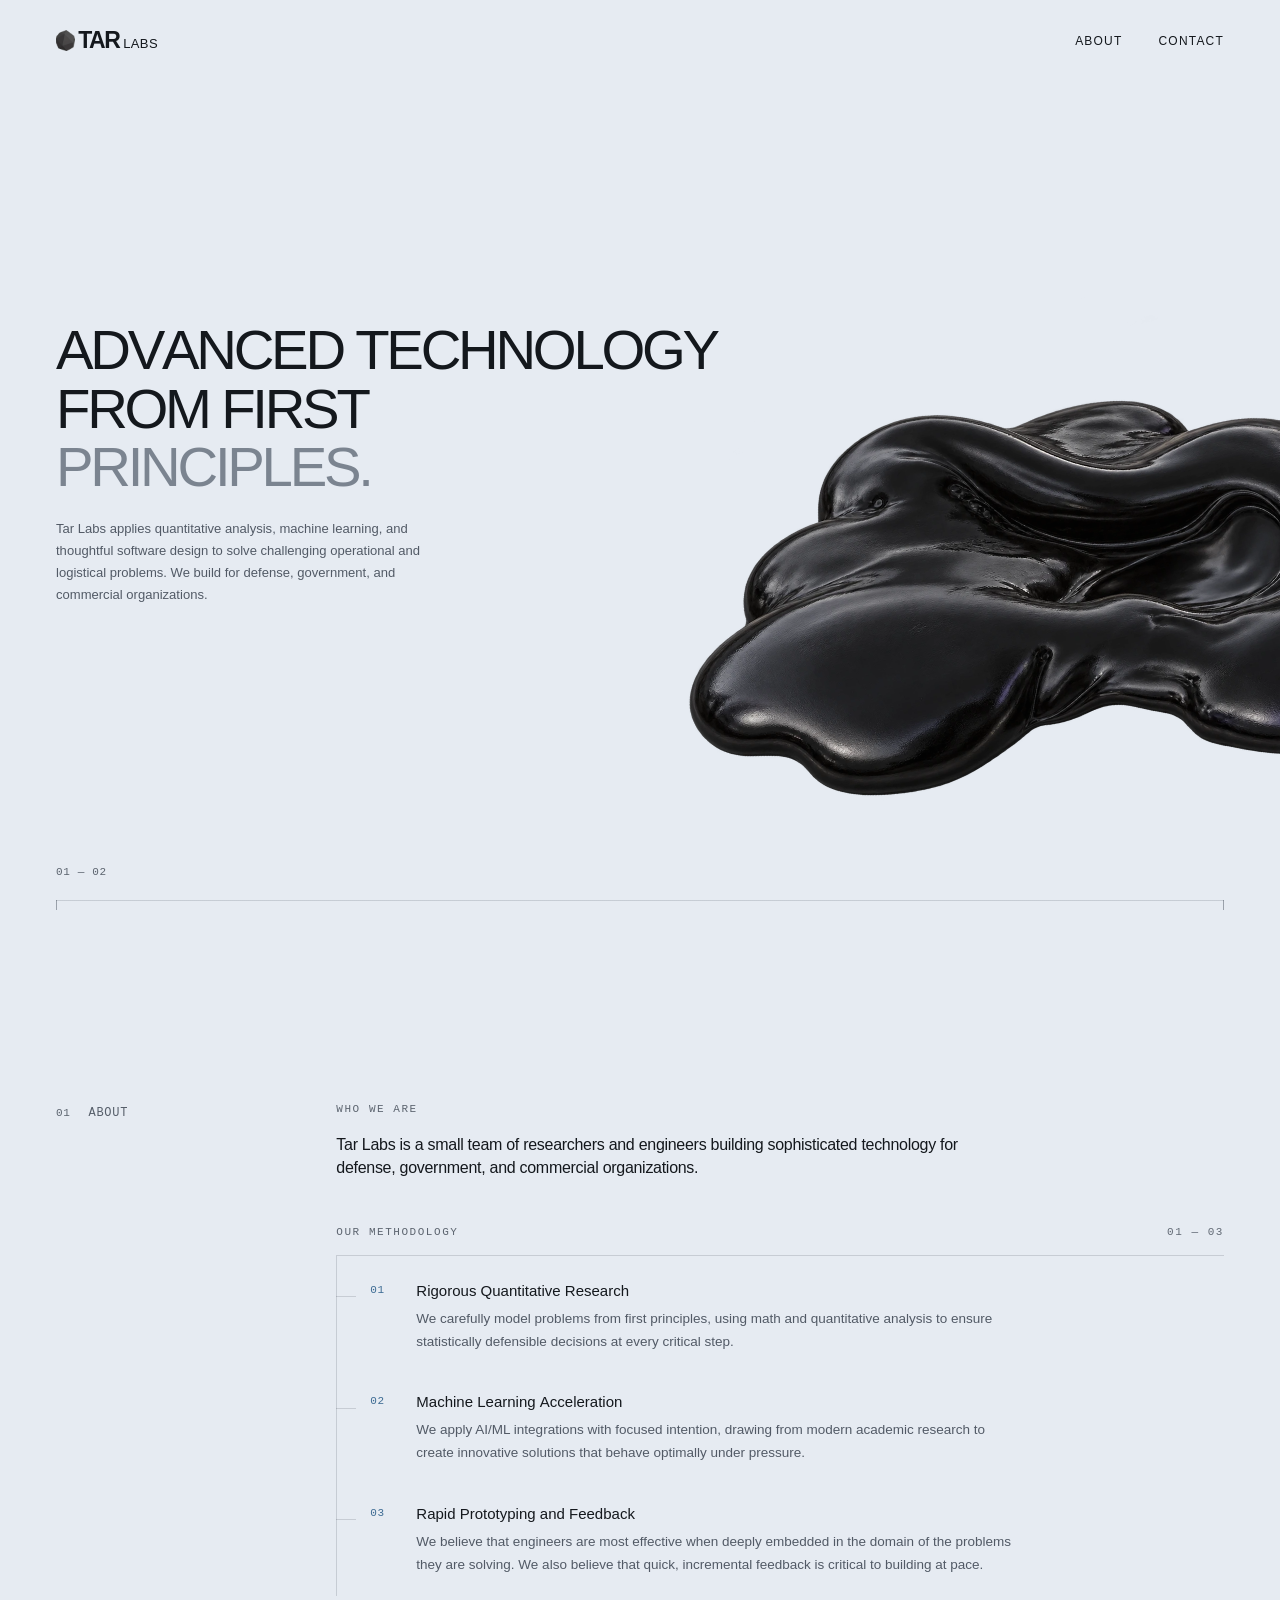
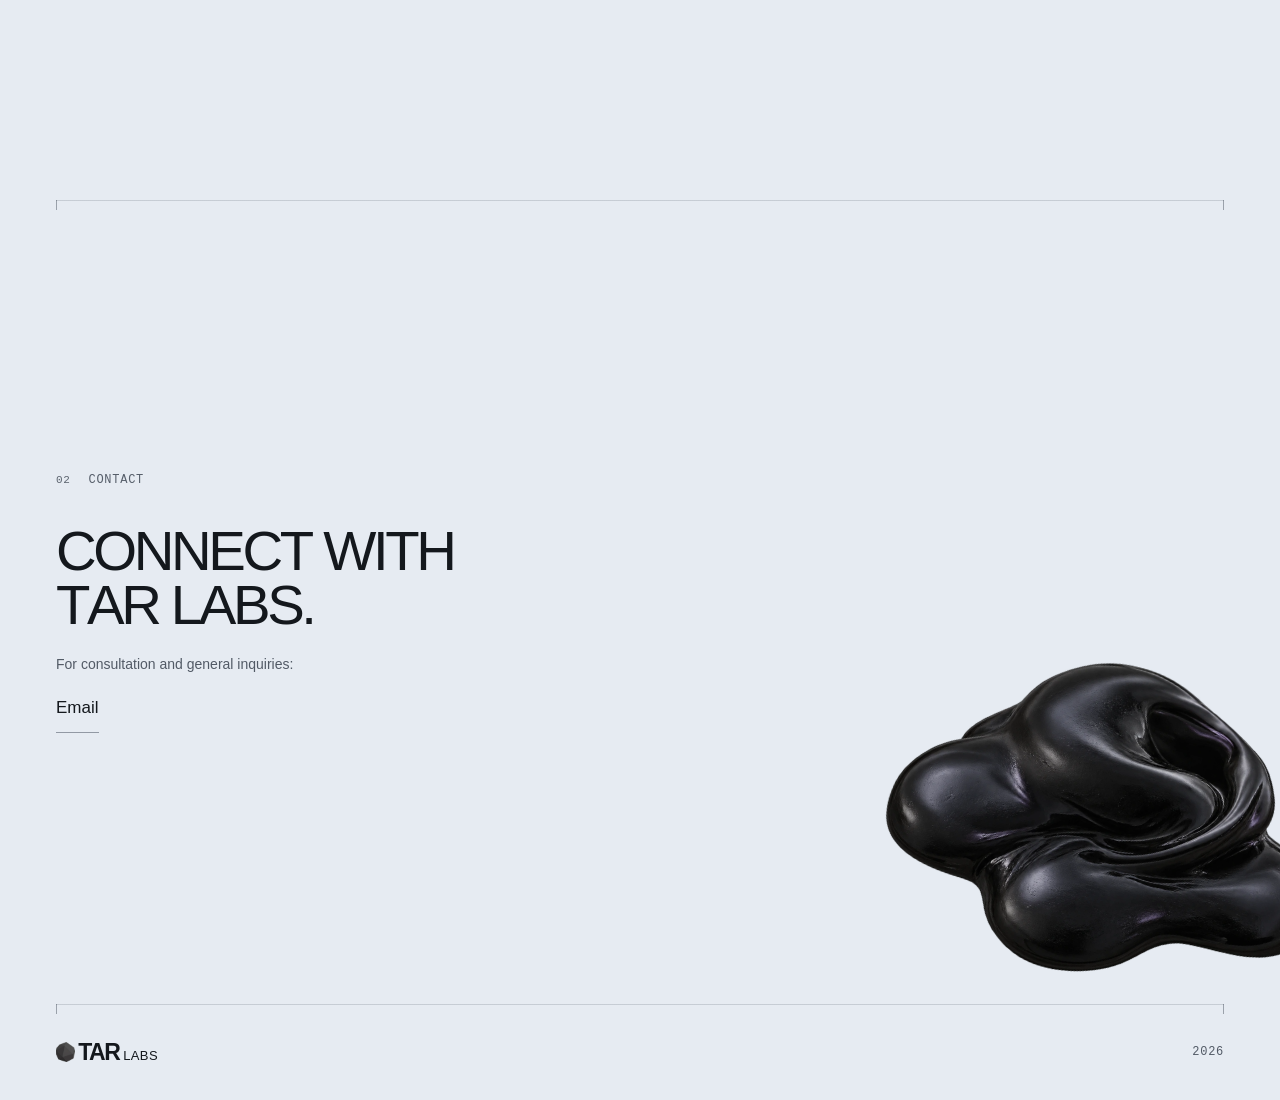
<file: index.html>
<!doctype html>
<html lang="en">
<head>
  <meta charset="UTF-8"><meta name="viewport" content="width=device-width, initial-scale=1">
  <meta name="theme-color" content="#e6ebf2">
  <title>Tar Labs — Advanced Technology from First Principles</title>
  <meta name="description" content="Tar Labs is a US-based team of researchers and software engineers building advanced technology for defense, government, and commercial organizations.">
  <link rel="icon" type="image/svg+xml" href="favicon.svg">
  <link rel="icon" type="image/png" sizes="32x32" href="favicon-32.png">
  <link rel="apple-touch-icon" href="apple-touch-icon.png">
  <link rel="stylesheet" href="style.css">

  <link rel="canonical" href="https://tarlabs.co/">

  <meta property="og:type" content="website">
  <meta property="og:site_name" content="Tar Labs">
  <meta property="og:url" content="https://tarlabs.co/">
  <meta property="og:title" content="Tar Labs — Advanced Technology from First Principles">
  <meta property="og:description" content="Tar Labs is a US-based team of researchers and software engineers building advanced technology from first principles for defense, government, and commercial organizations.">
  <meta property="og:image" content="https://tarlabs.co/og-image.jpg">
  <meta property="og:image:type" content="image/jpeg">
  <meta property="og:image:width" content="1200">
  <meta property="og:image:height" content="630">
  <meta property="og:image:alt" content="Tar Labs — advanced technology from first principles">

  <meta name="twitter:card" content="summary_large_image">
  <meta name="twitter:title" content="Tar Labs — Advanced Technology from First Principles">
  <meta name="twitter:description" content="Tar Labs is a US-based team of researchers and software engineers building advanced technology from first principles for defense, government, and commercial organizations.">
  <meta name="twitter:image" content="https://tarlabs.co/og-image.jpg">

  <script type="application/ld+json">
  {
    "@context": "https://schema.org",
    "@type": "Organization",
    "name": "Tar Labs",
    "url": "https://tarlabs.co/",
    "logo": "https://tarlabs.co/apple-touch-icon.png",
    "image": "https://tarlabs.co/og-image.jpg",
    "email": "contact@tarlabs.co",
    "description": "Tar Labs is a US-based team of researchers and software engineers building advanced technology from first principles for defense, government, and commercial organizations."
  }
  </script>

  <script>document.documentElement.classList.add('js')</script>
</head>
<body>
  <a class="skip-link" href="#main">Skip to content</a>
  <header class="nav wrap">
    <a class="wordmark" href="#top" aria-label="TAR Labs home"><img class="mark" src="assets/tar-mark-dark.webp" alt="" width="113" height="120">TAR<span>LABS</span></a>
    <nav aria-label="Main navigation"><!-- Product navigation temporarily hidden: <a href="#product">PRODUCT</a> --><a href="#about">ABOUT</a><a href="#contact">CONTACT</a></nav>
  </header>
  <main id="main">
    <section class="hero" id="top" aria-labelledby="hero-title">
      <div class="hero-art" aria-hidden="true"><img src="assets/tar-hero-satin.webp" alt="" width="1536" height="1024" fetchpriority="high"></div>
      <div class="hero-content wrap">
        <h1 id="hero-title">ADVANCED TECHNOLOGY<br>FROM FIRST<br><span class="muted-heading">PRINCIPLES.</span></h1>
        <p class="hero-copy" data-reveal>Tar Labs applies quantitative analysis, machine learning, and thoughtful software design to solve challenging operational and logistical problems. We build for defense, government, and commercial organizations.</p>
      </div>
      <div class="hero-foot wrap" aria-hidden="true"><span class="down-line"></span><span>01 — 02</span></div>
    </section>
    <!-- Product section temporarily hidden; retained for future use.
    <section class="product section" id="product" aria-labelledby="product-title">
      <div class="wrap product-heading"><div class="section-label"><span class="index">02</span><p class="eyebrow">PRODUCT / 001</p></div><div class="section-body"><h2 id="product-title">[PRODUCT NAME]</h2><div class="product-copy"><p class="lead">An intelligence analysis platform designed to connect fragmented information, explore relationships, and develop evidence-based assessments.</p><p class="secondary">[PRODUCT NAME] brings sources and analytical workflows into one workspace. It is designed to help analysts trace findings to evidence, examine competing hypotheses, and communicate what is known—and what remains uncertain.</p></div></div></div>
      <div class="product-gallery wrap">
        <figure class="image-frame primary-frame"><div class="frame-top"><span>PRODUCT INTERFACE</span><span>001</span></div><div class="frame-center"><span class="frame-cross" aria-hidden="true"></span><span>IMAGE PLACEHOLDER</span></div><figcaption>ANALYST WORKSPACE <span>16:9</span></figcaption></figure>
        <div class="detail-grid"><figure class="image-frame"><div class="frame-top"><span>PRODUCT DETAIL</span><span>002</span></div><div class="frame-center"><span class="frame-cross" aria-hidden="true"></span><span>IMAGE PLACEHOLDER</span></div><figcaption>SOURCE EXPLORATION <span>01</span></figcaption></figure><figure class="image-frame"><div class="frame-top"><span>PRODUCT DETAIL</span><span>003</span></div><div class="frame-center"><span class="frame-cross" aria-hidden="true"></span><span>IMAGE PLACEHOLDER</span></div><figcaption>ASSESSMENT VIEW <span>02</span></figcaption></figure></div>
        <img class="product-tar" src="assets/tar-product.webp" alt="" width="1536" height="1024" loading="lazy" aria-hidden="true">
      </div>
    </section>
    -->
    <section class="about section wrap" id="about" aria-labelledby="about-label">
      <div class="section-label" data-reveal><span class="index">01</span><p class="eyebrow" id="about-label">ABOUT</p></div>
      <div class="section-body">
        <div class="about-intro" data-reveal>
          <h2 class="micro-head">WHO WE ARE</h2>
          <p class="about-statement">Tar Labs is a small team of researchers and engineers building sophisticated technology for defense, government, and commercial organizations.</p>
        </div>
        <div class="method">
          <div class="method-head" data-reveal>
            <h2 class="micro-head">OUR METHODOLOGY</h2>
            <span class="micro-head dim">01 &mdash; 03</span>
          </div>
          <ol class="method-list">
            <li class="method-item" data-reveal>
              <span class="m-num">01</span>
              <div class="m-body">
                <h3>Rigorous Quantitative Research</h3>
                <p>We carefully model problems from first principles, using math and quantitative analysis to ensure statistically defensible decisions at every critical step.</p>
              </div>
            </li>
            <li class="method-item" data-reveal>
              <span class="m-num">02</span>
              <div class="m-body">
                <h3>Machine Learning Acceleration</h3>
                <p>We apply AI/ML integrations with focused intention, drawing from modern academic research to create innovative solutions that behave optimally under pressure.</p>
              </div>
            </li>
            <li class="method-item" data-reveal>
              <span class="m-num">03</span>
              <div class="m-body">
                <h3>Rapid Prototyping and Feedback</h3>
                <p>We believe that engineers are most effective when deeply embedded in the domain of the problems they are solving. We also believe that quick, incremental feedback is critical to building at pace.</p>
              </div>
            </li>
          </ol>
        </div>
      </div>
    </section>
    <section class="contact section" id="contact" aria-labelledby="contact-title"><div class="wrap"><div class="section-label" data-reveal><span class="index">02</span><p class="eyebrow">CONTACT</p></div><div class="contact-body" data-reveal><h2 id="contact-title">CONNECT WITH<br>TAR LABS.</h2><p>For consultation and general inquiries:</p><p class="contact-email"><a href="mailto:contact@tarlabs.co">Email</a></p></div></div><img class="contact-tar" src="assets/tar-footer-satin.webp" alt="" loading="lazy" width="1254" height="1254" aria-hidden="true"></section>
  </main>
  <footer class="wrap"><a class="wordmark" href="#top" aria-label="TAR Labs home"><img class="mark" src="assets/tar-mark-dark.webp" alt="" width="113" height="120">TAR<span>LABS</span></a><span class="eyebrow">2026</span></footer>
  <script src="script.js" defer></script>
</body>
</html>
</file>
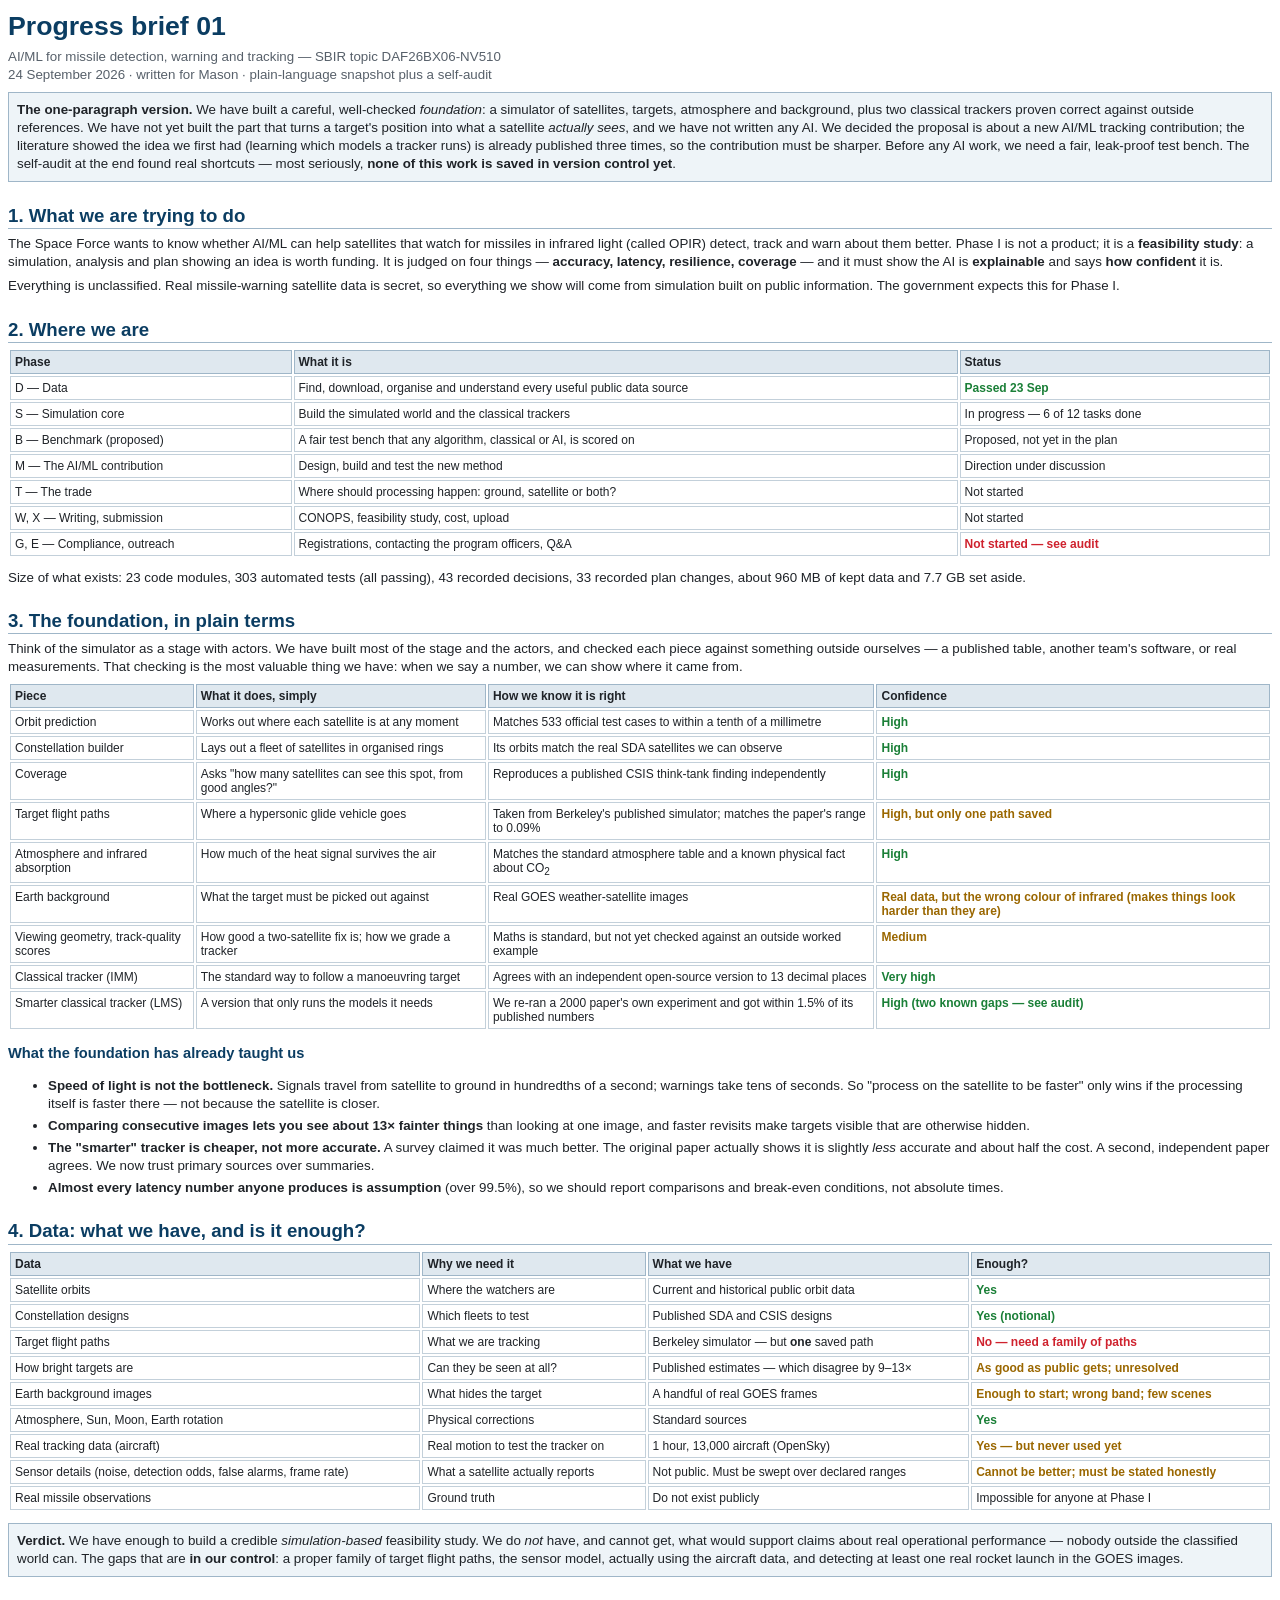
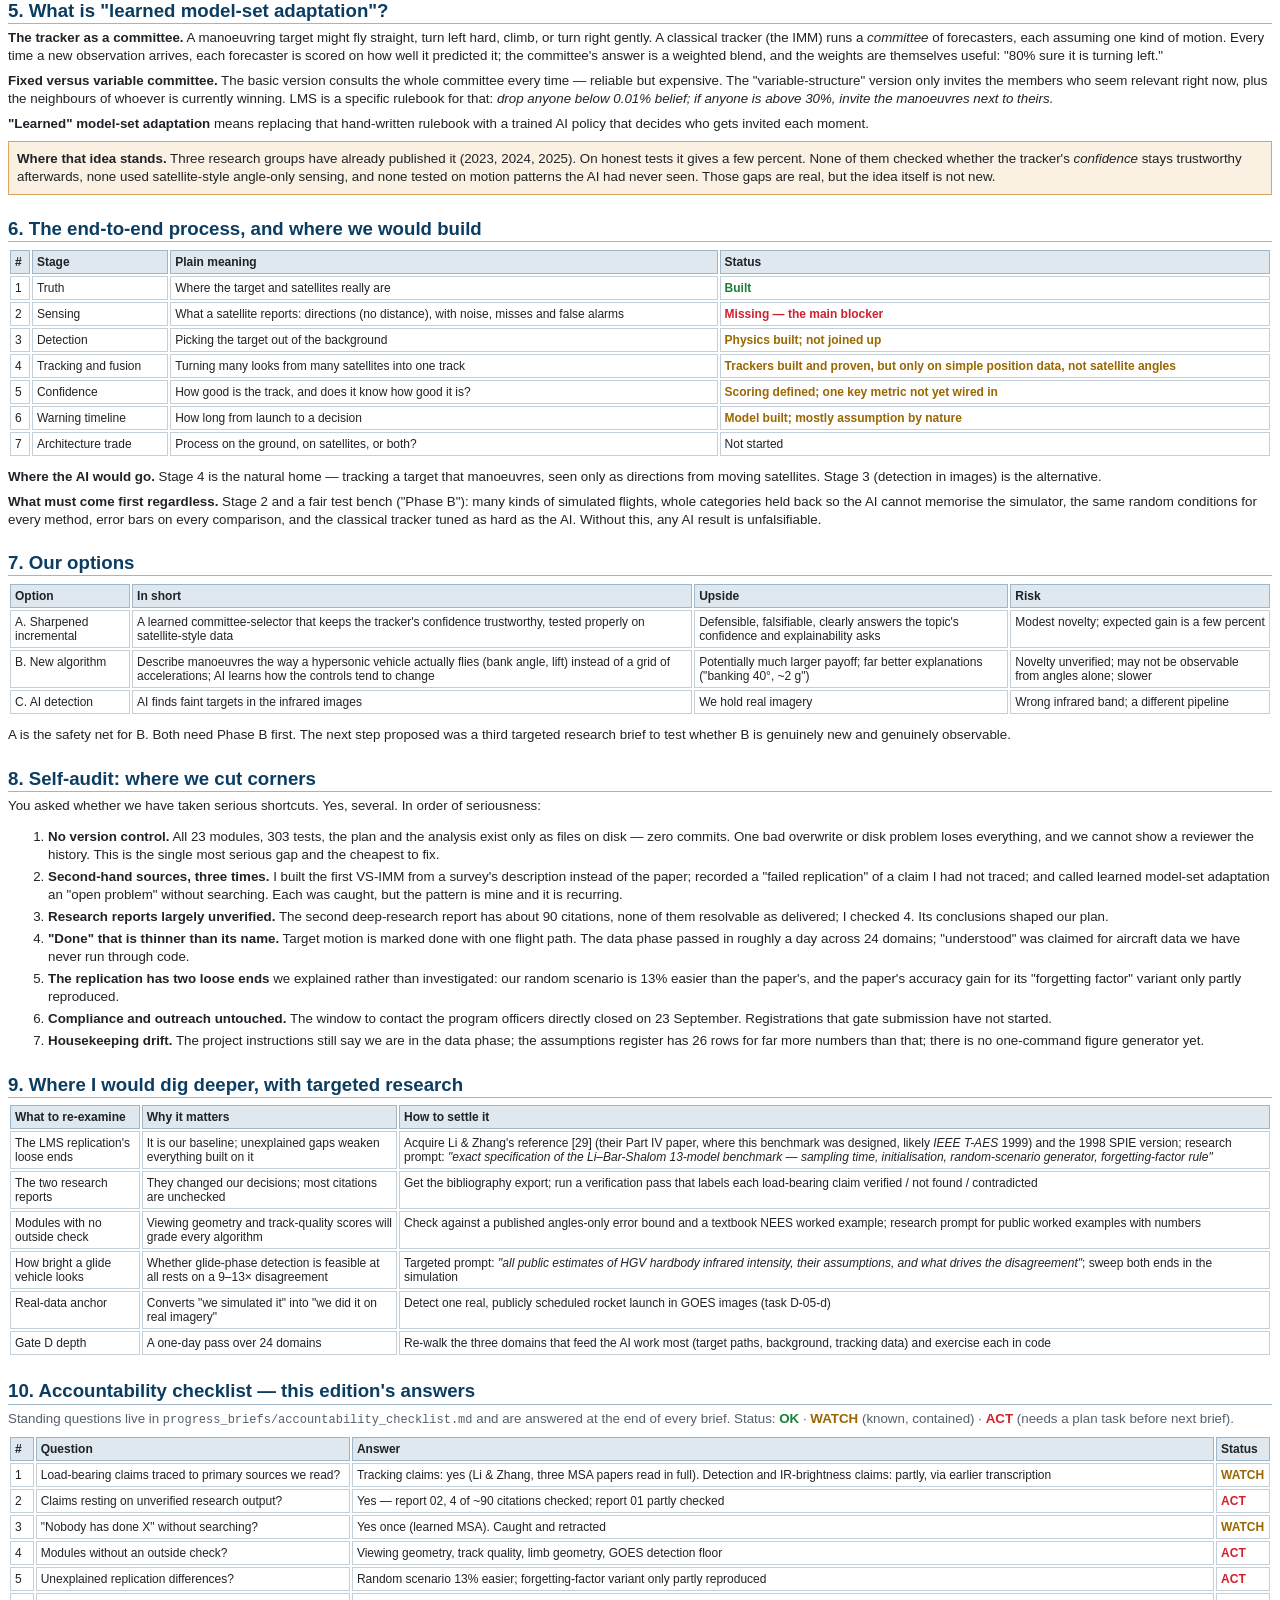
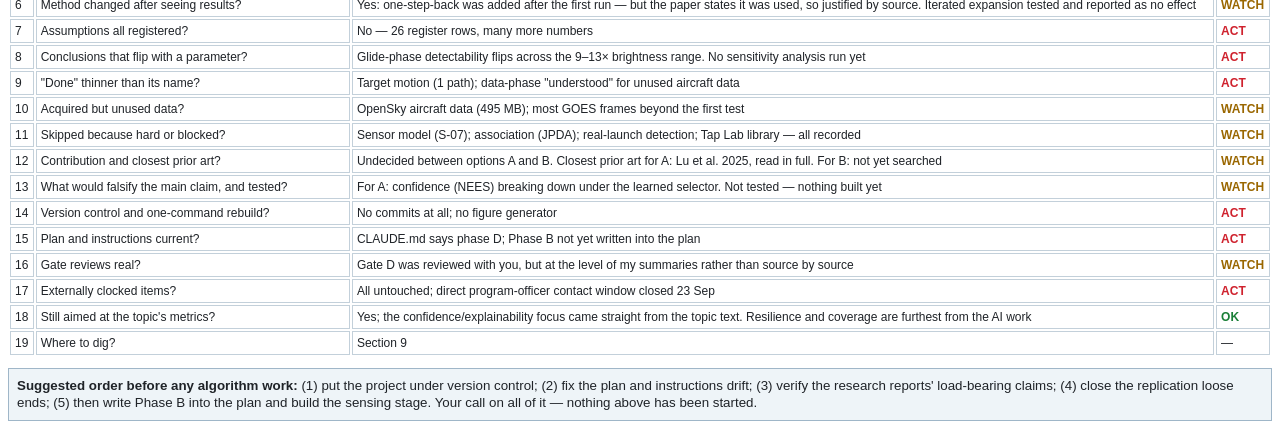
<file: defense/missile_defense/progress_briefs/brief_01_2026-09-24.html>
<html>
<head>
<style>
body { font-family: sans-serif; font-size: 10pt; line-height: 1.35; color: #1f2328; }
h1 { font-size: 20pt; color: #0b3d62; margin-bottom: 2pt; }
h2 { font-size: 14pt; color: #0b3d62; margin-top: 16pt; margin-bottom: 4pt; border-bottom: 1px solid #9fb6c8; }
h3 { font-size: 11pt; color: #0b3d62; margin-top: 10pt; margin-bottom: 3pt; }
p { margin-top: 3pt; margin-bottom: 5pt; }
li { margin-bottom: 3pt; }
table { width: 100%; margin-top: 4pt; margin-bottom: 8pt; }
th { background-color: #dfe8ef; text-align: left; font-size: 9pt; padding: 3pt; border: 1px solid #9fb6c8; }
td { font-size: 9pt; padding: 3pt; border: 1px solid #c3d0da; vertical-align: top; }
.sub { color: #57606a; font-size: 10pt; }
.box { background-color: #eef4f8; border: 1px solid #9fb6c8; padding: 6pt; margin-top: 6pt; margin-bottom: 8pt; }
.warn { background-color: #fbf1e3; border: 1px solid #d9a45b; padding: 6pt; margin-top: 6pt; margin-bottom: 8pt; }
.ok { color: #1a7f37; font-weight: bold; }
.watch { color: #9a6700; font-weight: bold; }
.act { color: #cf222e; font-weight: bold; }
.mono { font-family: monospace; font-size: 9pt; }
</style>
</head>
<body>

<h1>Progress brief 01</h1>
<p class="sub">AI/ML for missile detection, warning and tracking &mdash; SBIR topic DAF26BX06-NV510<br/>
24 September 2026 &middot; written for Mason &middot; plain-language snapshot plus a self-audit</p>

<div class="box">
<b>The one-paragraph version.</b> We have built a careful, well-checked <i>foundation</i>: a simulator of
satellites, targets, atmosphere and background, plus two classical trackers proven correct against
outside references. We have not yet built the part that turns a target's position into what a satellite
<i>actually sees</i>, and we have not written any AI. We decided the proposal is about a new AI/ML tracking
contribution; the literature showed the idea we first had (learning which models a tracker runs) is
already published three times, so the contribution must be sharper. Before any AI work, we need a fair,
leak-proof test bench. The self-audit at the end found real shortcuts &mdash; most seriously, <b>none of this
work is saved in version control yet</b>.
</div>

<h2>1. What we are trying to do</h2>
<p>The Space Force wants to know whether AI/ML can help satellites that watch for missiles in infrared
light (called OPIR) detect, track and warn about them better. Phase I is not a product; it is a
<b>feasibility study</b>: a simulation, analysis and plan showing an idea is worth funding. It is judged on
four things &mdash; <b>accuracy, latency, resilience, coverage</b> &mdash; and it must show the AI is
<b>explainable</b> and says <b>how confident</b> it is.</p>
<p>Everything is unclassified. Real missile-warning satellite data is secret, so everything we show will
come from simulation built on public information. The government expects this for Phase I.</p>

<h2>2. Where we are</h2>
<table>
<tr><th>Phase</th><th>What it is</th><th>Status</th></tr>
<tr><td>D &mdash; Data</td><td>Find, download, organise and understand every useful public data source</td><td class="ok">Passed 23 Sep</td></tr>
<tr><td>S &mdash; Simulation core</td><td>Build the simulated world and the classical trackers</td><td>In progress &mdash; 6 of 12 tasks done</td></tr>
<tr><td>B &mdash; Benchmark (proposed)</td><td>A fair test bench that any algorithm, classical or AI, is scored on</td><td>Proposed, not yet in the plan</td></tr>
<tr><td>M &mdash; The AI/ML contribution</td><td>Design, build and test the new method</td><td>Direction under discussion</td></tr>
<tr><td>T &mdash; The trade</td><td>Where should processing happen: ground, satellite or both?</td><td>Not started</td></tr>
<tr><td>W, X &mdash; Writing, submission</td><td>CONOPS, feasibility study, cost, upload</td><td>Not started</td></tr>
<tr><td>G, E &mdash; Compliance, outreach</td><td>Registrations, contacting the program officers, Q&amp;A</td><td class="act">Not started &mdash; see audit</td></tr>
</table>
<p>Size of what exists: 23 code modules, 303 automated tests (all passing), 43 recorded decisions,
33 recorded plan changes, about 960 MB of kept data and 7.7 GB set aside.</p>

<h2>3. The foundation, in plain terms</h2>
<p>Think of the simulator as a stage with actors. We have built most of the stage and the actors, and
checked each piece against something outside ourselves &mdash; a published table, another team's
software, or real measurements. That checking is the most valuable thing we have: when we say a number,
we can show where it came from.</p>

<table>
<tr><th>Piece</th><th>What it does, simply</th><th>How we know it is right</th><th>Confidence</th></tr>
<tr><td>Orbit prediction</td><td>Works out where each satellite is at any moment</td><td>Matches 533 official test cases to within a tenth of a millimetre</td><td class="ok">High</td></tr>
<tr><td>Constellation builder</td><td>Lays out a fleet of satellites in organised rings</td><td>Its orbits match the real SDA satellites we can observe</td><td class="ok">High</td></tr>
<tr><td>Coverage</td><td>Asks "how many satellites can see this spot, from good angles?"</td><td>Reproduces a published CSIS think-tank finding independently</td><td class="ok">High</td></tr>
<tr><td>Target flight paths</td><td>Where a hypersonic glide vehicle goes</td><td>Taken from Berkeley's published simulator; matches the paper's range to 0.09%</td><td class="watch">High, but only one path saved</td></tr>
<tr><td>Atmosphere and infrared absorption</td><td>How much of the heat signal survives the air</td><td>Matches the standard atmosphere table and a known physical fact about CO<sub>2</sub></td><td class="ok">High</td></tr>
<tr><td>Earth background</td><td>What the target must be picked out against</td><td>Real GOES weather-satellite images</td><td class="watch">Real data, but the wrong colour of infrared (makes things look harder than they are)</td></tr>
<tr><td>Viewing geometry, track-quality scores</td><td>How good a two-satellite fix is; how we grade a tracker</td><td>Maths is standard, but not yet checked against an outside worked example</td><td class="watch">Medium</td></tr>
<tr><td>Classical tracker (IMM)</td><td>The standard way to follow a manoeuvring target</td><td>Agrees with an independent open-source version to 13 decimal places</td><td class="ok">Very high</td></tr>
<tr><td>Smarter classical tracker (LMS)</td><td>A version that only runs the models it needs</td><td>We re-ran a 2000 paper's own experiment and got within 1.5% of its published numbers</td><td class="ok">High (two known gaps &mdash; see audit)</td></tr>
</table>

<h3>What the foundation has already taught us</h3>
<ul>
<li><b>Speed of light is not the bottleneck.</b> Signals travel from satellite to ground in hundredths of a
second; warnings take tens of seconds. So "process on the satellite to be faster" only wins if the
processing itself is faster there &mdash; not because the satellite is closer.</li>
<li><b>Comparing consecutive images lets you see about 13&times; fainter things</b> than looking at one image,
and faster revisits make targets visible that are otherwise hidden.</li>
<li><b>The "smarter" tracker is cheaper, not more accurate.</b> A survey claimed it was much better. The
original paper actually shows it is slightly <i>less</i> accurate and about half the cost. A second,
independent paper agrees. We now trust primary sources over summaries.</li>
<li><b>Almost every latency number anyone produces is assumption</b> (over 99.5%), so we should report
comparisons and break-even conditions, not absolute times.</li>
</ul>

<h2>4. Data: what we have, and is it enough?</h2>
<table>
<tr><th>Data</th><th>Why we need it</th><th>What we have</th><th>Enough?</th></tr>
<tr><td>Satellite orbits</td><td>Where the watchers are</td><td>Current and historical public orbit data</td><td class="ok">Yes</td></tr>
<tr><td>Constellation designs</td><td>Which fleets to test</td><td>Published SDA and CSIS designs</td><td class="ok">Yes (notional)</td></tr>
<tr><td>Target flight paths</td><td>What we are tracking</td><td>Berkeley simulator &mdash; but <b>one</b> saved path</td><td class="act">No &mdash; need a family of paths</td></tr>
<tr><td>How bright targets are</td><td>Can they be seen at all?</td><td>Published estimates &mdash; which disagree by 9&ndash;13&times;</td><td class="watch">As good as public gets; unresolved</td></tr>
<tr><td>Earth background images</td><td>What hides the target</td><td>A handful of real GOES frames</td><td class="watch">Enough to start; wrong band; few scenes</td></tr>
<tr><td>Atmosphere, Sun, Moon, Earth rotation</td><td>Physical corrections</td><td>Standard sources</td><td class="ok">Yes</td></tr>
<tr><td>Real tracking data (aircraft)</td><td>Real motion to test the tracker on</td><td>1 hour, 13,000 aircraft (OpenSky)</td><td class="watch">Yes &mdash; but <b>never used yet</b></td></tr>
<tr><td>Sensor details (noise, detection odds, false alarms, frame rate)</td><td>What a satellite actually reports</td><td>Not public. Must be swept over declared ranges</td><td class="watch">Cannot be better; must be stated honestly</td></tr>
<tr><td>Real missile observations</td><td>Ground truth</td><td>Do not exist publicly</td><td>Impossible for anyone at Phase I</td></tr>
</table>
<div class="box"><b>Verdict.</b> We have enough to build a credible <i>simulation-based</i> feasibility study. We do
<i>not</i> have, and cannot get, what would support claims about real operational performance &mdash; nobody
outside the classified world can. The gaps that are <b>in our control</b>: a proper family of target flight
paths, the sensor model, actually using the aircraft data, and detecting at least one real rocket launch in
the GOES images.</div>

<h2>5. What is "learned model-set adaptation"?</h2>
<p><b>The tracker as a committee.</b> A manoeuvring target might fly straight, turn left hard, climb, or turn
right gently. A classical tracker (the IMM) runs a <i>committee</i> of forecasters, each assuming one kind
of motion. Every time a new observation arrives, each forecaster is scored on how well it predicted it;
the committee's answer is a weighted blend, and the weights are themselves useful: "80% sure it is
turning left."</p>
<p><b>Fixed versus variable committee.</b> The basic version consults the whole committee every time
&mdash; reliable but expensive. The "variable-structure" version only invites the members who seem
relevant right now, plus the neighbours of whoever is currently winning. LMS is a specific rulebook for
that: <i>drop anyone below 0.01% belief; if anyone is above 30%, invite the manoeuvres next to theirs.</i></p>
<p><b>"Learned" model-set adaptation</b> means replacing that hand-written rulebook with a trained AI policy
that decides who gets invited each moment.</p>
<div class="warn"><b>Where that idea stands.</b> Three research groups have already published it (2023,
2024, 2025). On honest tests it gives a few percent. None of them checked whether the tracker's
<i>confidence</i> stays trustworthy afterwards, none used satellite-style angle-only sensing, and none
tested on motion patterns the AI had never seen. Those gaps are real, but the idea itself is not new.</div>

<h2>6. The end-to-end process, and where we would build</h2>
<table>
<tr><th>#</th><th>Stage</th><th>Plain meaning</th><th>Status</th></tr>
<tr><td>1</td><td>Truth</td><td>Where the target and satellites really are</td><td class="ok">Built</td></tr>
<tr><td>2</td><td>Sensing</td><td>What a satellite reports: directions (no distance), with noise, misses and false alarms</td><td class="act">Missing &mdash; the main blocker</td></tr>
<tr><td>3</td><td>Detection</td><td>Picking the target out of the background</td><td class="watch">Physics built; not joined up</td></tr>
<tr><td>4</td><td>Tracking and fusion</td><td>Turning many looks from many satellites into one track</td><td class="watch">Trackers built and proven, but only on simple position data, not satellite angles</td></tr>
<tr><td>5</td><td>Confidence</td><td>How good is the track, and does it know how good it is?</td><td class="watch">Scoring defined; one key metric not yet wired in</td></tr>
<tr><td>6</td><td>Warning timeline</td><td>How long from launch to a decision</td><td class="watch">Model built; mostly assumption by nature</td></tr>
<tr><td>7</td><td>Architecture trade</td><td>Process on the ground, on satellites, or both?</td><td>Not started</td></tr>
</table>
<p><b>Where the AI would go.</b> Stage 4 is the natural home &mdash; tracking a target that manoeuvres,
seen only as directions from moving satellites. Stage 3 (detection in images) is the alternative.</p>
<p><b>What must come first regardless.</b> Stage 2 and a fair test bench ("Phase B"): many kinds of
simulated flights, whole categories held back so the AI cannot memorise the simulator, the same random
conditions for every method, error bars on every comparison, and the classical tracker tuned as hard as
the AI. Without this, any AI result is unfalsifiable.</p>

<h2>7. Our options</h2>
<table>
<tr><th>Option</th><th>In short</th><th>Upside</th><th>Risk</th></tr>
<tr><td>A. Sharpened incremental</td><td>A learned committee-selector that keeps the tracker's confidence trustworthy, tested properly on satellite-style data</td><td>Defensible, falsifiable, clearly answers the topic's confidence and explainability asks</td><td>Modest novelty; expected gain is a few percent</td></tr>
<tr><td>B. New algorithm</td><td>Describe manoeuvres the way a hypersonic vehicle actually flies (bank angle, lift) instead of a grid of accelerations; AI learns how the controls tend to change</td><td>Potentially much larger payoff; far better explanations ("banking 40&deg;, ~2 g")</td><td>Novelty unverified; may not be observable from angles alone; slower</td></tr>
<tr><td>C. AI detection</td><td>AI finds faint targets in the infrared images</td><td>We hold real imagery</td><td>Wrong infrared band; a different pipeline</td></tr>
</table>
<p>A is the safety net for B. Both need Phase B first. The next step proposed was a third targeted
research brief to test whether B is genuinely new and genuinely observable.</p>

<h2>8. Self-audit: where we cut corners</h2>
<p>You asked whether we have taken serious shortcuts. Yes, several. In order of seriousness:</p>
<ol>
<li><b>No version control.</b> All 23 modules, 303 tests, the plan and the analysis exist only as files on
disk &mdash; zero commits. One bad overwrite or disk problem loses everything, and we cannot show a reviewer
the history. This is the single most serious gap and the cheapest to fix.</li>
<li><b>Second-hand sources, three times.</b> I built the first VS-IMM from a survey's description instead of
the paper; recorded a "failed replication" of a claim I had not traced; and called learned model-set
adaptation an "open problem" without searching. Each was caught, but the pattern is mine and it is
recurring.</li>
<li><b>Research reports largely unverified.</b> The second deep-research report has about 90 citations,
none of them resolvable as delivered; I checked 4. Its conclusions shaped our plan.</li>
<li><b>"Done" that is thinner than its name.</b> Target motion is marked done with one flight path. The data
phase passed in roughly a day across 24 domains; "understood" was claimed for aircraft data we have never
run through code.</li>
<li><b>The replication has two loose ends</b> we explained rather than investigated: our random scenario is
13% easier than the paper's, and the paper's accuracy gain for its "forgetting factor" variant only
partly reproduced.</li>
<li><b>Compliance and outreach untouched.</b> The window to contact the program officers directly closed on
23 September. Registrations that gate submission have not started.</li>
<li><b>Housekeeping drift.</b> The project instructions still say we are in the data phase; the
assumptions register has 26 rows for far more numbers than that; there is no one-command figure
generator yet.</li>
</ol>

<h2>9. Where I would dig deeper, with targeted research</h2>
<table>
<tr><th>What to re-examine</th><th>Why it matters</th><th>How to settle it</th></tr>
<tr><td>The LMS replication's loose ends</td><td>It is our baseline; unexplained gaps weaken everything built on it</td><td>Acquire Li &amp; Zhang's reference [29] (their Part IV paper, where this benchmark was designed, likely <i>IEEE T-AES</i> 1999) and the 1998 SPIE version; research prompt: <i>"exact specification of the Li&ndash;Bar-Shalom 13-model benchmark &mdash; sampling time, initialisation, random-scenario generator, forgetting-factor rule"</i></td></tr>
<tr><td>The two research reports</td><td>They changed our decisions; most citations are unchecked</td><td>Get the bibliography export; run a verification pass that labels each load-bearing claim verified / not found / contradicted</td></tr>
<tr><td>Modules with no outside check</td><td>Viewing geometry and track-quality scores will grade every algorithm</td><td>Check against a published angles-only error bound and a textbook NEES worked example; research prompt for public worked examples with numbers</td></tr>
<tr><td>How bright a glide vehicle looks</td><td>Whether glide-phase detection is feasible at all rests on a 9&ndash;13&times; disagreement</td><td>Targeted prompt: <i>"all public estimates of HGV hardbody infrared intensity, their assumptions, and what drives the disagreement"</i>; sweep both ends in the simulation</td></tr>
<tr><td>Real-data anchor</td><td>Converts "we simulated it" into "we did it on real imagery"</td><td>Detect one real, publicly scheduled rocket launch in GOES images (task D-05-d)</td></tr>
<tr><td>Gate D depth</td><td>A one-day pass over 24 domains</td><td>Re-walk the three domains that feed the AI work most (target paths, background, tracking data) and exercise each in code</td></tr>
</table>

<h2>10. Accountability checklist &mdash; this edition's answers</h2>
<p class="sub">Standing questions live in <span class="mono">progress_briefs/accountability_checklist.md</span> and are
answered at the end of every brief. Status: <span class="ok">OK</span> &middot; <span class="watch">WATCH</span> (known,
contained) &middot; <span class="act">ACT</span> (needs a plan task before next brief).</p>
<table>
<tr><th>#</th><th>Question</th><th>Answer</th><th>Status</th></tr>
<tr><td>1</td><td>Load-bearing claims traced to primary sources we read?</td><td>Tracking claims: yes (Li &amp; Zhang, three MSA papers read in full). Detection and IR-brightness claims: partly, via earlier transcription</td><td class="watch">WATCH</td></tr>
<tr><td>2</td><td>Claims resting on unverified research output?</td><td>Yes &mdash; report 02, 4 of ~90 citations checked; report 01 partly checked</td><td class="act">ACT</td></tr>
<tr><td>3</td><td>"Nobody has done X" without searching?</td><td>Yes once (learned MSA). Caught and retracted</td><td class="watch">WATCH</td></tr>
<tr><td>4</td><td>Modules without an outside check?</td><td>Viewing geometry, track quality, limb geometry, GOES detection floor</td><td class="act">ACT</td></tr>
<tr><td>5</td><td>Unexplained replication differences?</td><td>Random scenario 13% easier; forgetting-factor variant only partly reproduced</td><td class="act">ACT</td></tr>
<tr><td>6</td><td>Method changed after seeing results?</td><td>Yes: one-step-back was added after the first run &mdash; but the paper states it was used, so justified by source. Iterated expansion tested and reported as no effect</td><td class="watch">WATCH</td></tr>
<tr><td>7</td><td>Assumptions all registered?</td><td>No &mdash; 26 register rows, many more numbers</td><td class="act">ACT</td></tr>
<tr><td>8</td><td>Conclusions that flip with a parameter?</td><td>Glide-phase detectability flips across the 9&ndash;13&times; brightness range. No sensitivity analysis run yet</td><td class="act">ACT</td></tr>
<tr><td>9</td><td>"Done" thinner than its name?</td><td>Target motion (1 path); data-phase "understood" for unused aircraft data</td><td class="act">ACT</td></tr>
<tr><td>10</td><td>Acquired but unused data?</td><td>OpenSky aircraft data (495 MB); most GOES frames beyond the first test</td><td class="watch">WATCH</td></tr>
<tr><td>11</td><td>Skipped because hard or blocked?</td><td>Sensor model (S-07); association (JPDA); real-launch detection; Tap Lab library &mdash; all recorded</td><td class="watch">WATCH</td></tr>
<tr><td>12</td><td>Contribution and closest prior art?</td><td>Undecided between options A and B. Closest prior art for A: Lu et al. 2025, read in full. For B: not yet searched</td><td class="watch">WATCH</td></tr>
<tr><td>13</td><td>What would falsify the main claim, and tested?</td><td>For A: confidence (NEES) breaking down under the learned selector. Not tested &mdash; nothing built yet</td><td class="watch">WATCH</td></tr>
<tr><td>14</td><td>Version control and one-command rebuild?</td><td>No commits at all; no figure generator</td><td class="act">ACT</td></tr>
<tr><td>15</td><td>Plan and instructions current?</td><td>CLAUDE.md says phase D; Phase B not yet written into the plan</td><td class="act">ACT</td></tr>
<tr><td>16</td><td>Gate reviews real?</td><td>Gate D was reviewed with you, but at the level of my summaries rather than source by source</td><td class="watch">WATCH</td></tr>
<tr><td>17</td><td>Externally clocked items?</td><td>All untouched; direct program-officer contact window closed 23 Sep</td><td class="act">ACT</td></tr>
<tr><td>18</td><td>Still aimed at the topic's metrics?</td><td>Yes; the confidence/explainability focus came straight from the topic text. Resilience and coverage are furthest from the AI work</td><td class="ok">OK</td></tr>
<tr><td>19</td><td>Where to dig?</td><td>Section 9</td><td>&mdash;</td></tr>
</table>

<div class="box"><b>Suggested order before any algorithm work:</b> (1) put the project under version control;
(2) fix the plan and instructions drift; (3) verify the research reports' load-bearing claims; (4) close the
replication loose ends; (5) then write Phase B into the plan and build the sensing stage. Your call on
all of it &mdash; nothing above has been started.</div>

</body>
</html>
</file>
<file: style.css>
:root{color-scheme:dark;--bg:#3a3a3e;--surface:#343438;--elevated:#424247;--text:#f0f0ee;--secondary:#c1c1c7;--accent:#776783;--line:rgba(255,255,255,.1)}
*{box-sizing:border-box}html{scroll-behavior:smooth;scroll-padding-top:40px}body{margin:0;background:var(--bg);color:var(--text);font-family:Arial,Helvetica,sans-serif;-webkit-font-smoothing:antialiased}::selection{background:#77678380;color:#fff}a{color:inherit;text-decoration:none}a:focus-visible{outline:2px solid var(--accent);outline-offset:8px}img{display:block;max-width:100%}p,h1,h2,figure{margin:0}p{line-height:1.65}h1,h2{font-weight:400}.wrap{width:calc(100% - 112px);max-width:1600px;margin-inline:auto}.nav{position:absolute;top:0;left:0;right:0;height:108px;display:flex;align-items:center;justify-content:space-between;z-index:5}.wordmark{display:inline-flex;align-items:baseline;font-size:27px;letter-spacing:-1.8px;font-weight:800;gap:7px}.wordmark span{font-weight:400;font-size:15px;letter-spacing:.4px}nav{display:flex;gap:36px}nav a{font-size:12px;letter-spacing:.1em;padding:15px 0;transition:color .25s}nav a:hover{color:#b5a7c0}.eyebrow,.index,.hero-foot,.frame-top,.frame-center,figcaption{font-family:'SFMono-Regular',Consolas,'Liberation Mono',monospace;font-size:12px;font-weight:400;letter-spacing:.06em}.eyebrow{color:#c0c0c5}.slash{padding:0 11px;color:#646469}.hero{min-height:900px;height:100svh;max-height:1200px;position:relative;overflow:hidden;display:flex;align-items:center}.hero-content{position:relative;z-index:2;padding:145px 0 130px}.hero h1{font-size:clamp(54px,6.35vw,112px);letter-spacing:-.058em;line-height:.99;margin-top:40px;max-width:1050px}.muted-heading{color:#c0c0c6}.hero-copy{max-width:470px;font-size:16px;line-height:1.7;color:var(--secondary);margin-top:34px}.hero-art{position:absolute;width:61%;right:-13%;top:15%;height:85%;pointer-events:none;z-index:1}.hero-art img{height:100%;width:100%;object-fit:contain;transform:rotate(-12deg);filter:brightness(.83)}.hero:after{content:'';position:absolute;inset:0;background:linear-gradient(90deg,#3a3a3e 2%,transparent 65%);pointer-events:none}.hero-foot{position:absolute;bottom:30px;left:0;right:0;z-index:2;display:flex;align-items:center;justify-content:space-between;color:#a0a0a7;font-size:11px}.down-line{height:36px;width:1px;background:#55515b;position:absolute;left:50%;bottom:-5px}.section{border-top:1px solid var(--line);padding-top:115px;padding-bottom:125px}.section.wrap,.product-heading{display:grid;grid-template-columns:24% 76%}.section-label{display:flex;gap:18px;align-items:baseline}.index{font-size:11px;color:#a5a2ad}.section-body h2{font-size:clamp(36px,4.5vw,72px);line-height:1.06;letter-spacing:-.052em}.soft{color:var(--secondary)}.philosophy-copy{margin-top:56px;display:grid;grid-template-columns:1fr 1fr;gap:70px}.lead{font-size:20px;line-height:1.5;letter-spacing:-.015em}.secondary{font-size:16px;color:var(--secondary);line-height:1.75}.secondary p+p{margin-top:22px}.product{background:var(--surface);overflow:hidden}.product-heading h2{font-size:clamp(36px,4.7vw,76px)}.product-copy{display:grid;grid-template-columns:1fr 1fr;gap:70px;margin-top:32px}.product-gallery{margin-top:72px;position:relative}.image-frame{background:linear-gradient(145deg,#2b2b2f,#252528 70%);border:1px solid var(--line);aspect-ratio:16/10;position:relative;padding:24px;display:flex;flex-direction:column;justify-content:space-between}.primary-frame{aspect-ratio:16/8;min-height:300px}.frame-top,figcaption{display:flex;justify-content:space-between;color:#aaaab1;font-size:11px;letter-spacing:.08em}.frame-center{display:flex;flex-direction:column;align-items:center;gap:18px;color:#a5a1ac;font-size:11px;letter-spacing:.12em}.frame-cross{width:21px;height:21px;position:relative}.frame-cross:before,.frame-cross:after{content:'';position:absolute;background:#625c69}.frame-cross:before{width:21px;height:1px;top:10px}.frame-cross:after{height:21px;width:1px;left:10px}.detail-grid{display:grid;grid-template-columns:1fr 1fr;gap:20px;margin-top:20px}.product-tar{position:absolute;right:-130px;bottom:-160px;width:320px;pointer-events:none;filter:brightness(.65);transform:rotate(-25deg)}.about{padding-top:130px;padding-bottom:130px}.about h2{font-size:clamp(32px,3.3vw,54px)}.about-copy{max-width:530px;margin-top:43px}.about-copy .secondary{margin-top:24px}.contact{position:relative;overflow:hidden;padding-bottom:130px}.contact>.wrap{position:relative;z-index:1}.contact-body{margin-top:64px}.contact h2{font-size:clamp(70px,9vw,144px);letter-spacing:-.06em;line-height:.95}.contact-body>p{font-size:16px;color:var(--secondary);margin-top:35px}.contact-body .contact-email{font-size:22px;color:var(--text);margin-top:18px;display:inline-block;padding-bottom:10px;border-bottom:1px solid #77707d}.contact-tar{position:absolute;right:-9%;bottom:-10%;width:48%;max-width:730px;pointer-events:none;filter:brightness(.6);transform:rotate(15deg)}footer{border-top:1px solid var(--line);height:120px;display:flex;align-items:center;justify-content:space-between}footer .eyebrow{color:var(--secondary)}.skip-link{position:fixed;left:20px;top:-80px;z-index:10;padding:12px 20px;background:var(--text);color:var(--bg)}.skip-link:focus{top:20px}.hero-content{animation:enter 1s ease-out both}@keyframes enter{from{opacity:0;transform:translateY(12px)}to{opacity:1;transform:none}}
@media(min-width:1600px){.hero-art{right:-5%;width:55%}}
@media(max-width:1000px){.wrap{width:calc(100% - 64px)}.hero{min-height:830px}.hero h1{font-size:7.5vw}.hero-art{width:70%;right:-24%;top:23%;height:72%;opacity:.8}.hero-copy{max-width:420px}.section.wrap,.product-heading{grid-template-columns:1fr}.section-label{margin-bottom:44px}.philosophy-copy,.product-copy{gap:40px}.section{padding-top:80px;padding-bottom:85px}.product-tar{width:240px;right:-90px;bottom:-135px}.about h2{font-size:4.9vw}.contact-body{margin-top:0}}
@media(max-width:600px){.wrap{width:calc(100% - 40px)}.nav{height:84px}.wordmark{font-size:25px;gap:5px}.wordmark span{font-size:12px}nav{gap:18px}nav a{font-size:10px;letter-spacing:.04em}.hero{min-height:880px;height:100svh;max-height:1050px;align-items:flex-start}.hero-content{padding-top:153px;padding-bottom:0}.hero h1{font-size:clamp(28px,8.5vw,52px);margin-top:30px;line-height:1.04;letter-spacing:-.055em}.hero-copy{font-size:15px;max-width:330px;margin-top:28px}.hero-art{top:auto;bottom:-75px;right:-23%;height:430px;width:100%;opacity:.75}.hero:after{background:linear-gradient(180deg,#3a3a3e 10%,transparent 85%)}.hero-foot{bottom:22px;font-size:9px}.hero-foot .down-line{display:none}.section{padding-block:68px}.section-label{margin-bottom:32px}.section-body h2{font-size:10vw}.philosophy-copy,.product-copy{grid-template-columns:1fr;gap:24px;margin-top:34px}.lead{font-size:19px}.secondary{font-size:16px}.product-heading h2{font-size:9vw}.product-gallery{margin-top:40px}.image-frame{padding:16px;min-height:235px}.primary-frame{min-height:260px}.detail-grid{grid-template-columns:1fr;gap:14px;margin-top:14px}.frame-top,figcaption{font-size:10px}.frame-center{font-size:10px}.product-tar{width:165px;right:-70px;bottom:-98px}.about h2{font-size:8.2vw}.about-copy{margin-top:30px}.contact{min-height:540px}.contact h2{font-size:18vw}.contact-body>p{font-size:15px;max-width:255px}.contact-tar{width:62%;right:-22%;bottom:-12%;opacity:.65}.contact-body .contact-email{font-size:19px}footer{height:95px}footer .eyebrow{font-size:10px}}
@media(prefers-reduced-motion:reduce){html{scroll-behavior:auto}*,*:before,*:after{animation:none!important;transition:none!important}.hero-art img{will-change:auto}}

/* The splotches spread across the lower edge instead of rising like sculptures. */
.hero-art{width:67%;right:-18%;top:30%;height:70%}.hero-art img{filter:brightness(.92)}.contact-tar{width:46%;right:-9%;bottom:-16%;filter:brightness(.85)}
@media(min-width:1600px){.hero-art{width:62%;right:-15%}}
@media(max-width:1000px){.hero-art{width:76%;right:-25%;top:37%;height:63%}}
@media(max-width:600px){.hero-art{width:115%;right:-27%;top:auto;bottom:-28px;height:360px;opacity:1}.contact-tar{width:65%;right:-23%;bottom:-15%;opacity:.85}}

/* About: two stacked blocks, each a heading over a short paragraph. */
.about .micro-head{margin:0;font-family:'SFMono-Regular',Consolas,'Liberation Mono',monospace;font-size:11px;font-weight:400;letter-spacing:.14em;color:#a5a2ad}
.about .micro-head.dim{color:#7d7a85}
.about-statement{margin-top:18px;font-size:clamp(16px,1.25vw,20px);line-height:1.45;letter-spacing:-.018em;max-width:660px}
.method{margin-top:clamp(36px,5.2vh,56px)}
.method-head{display:flex;justify-content:space-between;align-items:baseline;padding-bottom:16px;border-bottom:1px solid var(--line)}
.method-list{list-style:none;margin:0;padding:6px 0 0 34px;position:relative}
.method-list:before{content:'';position:absolute;left:0;top:0;bottom:0;width:1px;background:var(--line)}
.method-item{position:relative;display:grid;grid-template-columns:22px minmax(0,1fr);gap:0 24px;padding:clamp(14px,2.2vh,22px) 0}
.method-item:before{content:'';position:absolute;left:-34px;top:34px;width:20px;height:1px;background:var(--line)}
.m-num{font-family:'SFMono-Regular',Consolas,'Liberation Mono',monospace;font-size:11px;letter-spacing:.06em;color:#b0a3bb;line-height:1;padding-top:3px;transition:color .25s}
.method-item:hover .m-num{color:#d8ccE2}
.m-body h3{margin:0;font-size:15px;font-weight:400;color:var(--text)}
.m-body p{margin-top:9px;font-size:13.5px;line-height:1.7;color:var(--secondary);max-width:600px}

/* Scale pass: smaller type throughout, and a hero that fits any viewport.
   The hero sizes against viewport height as well as width, so the headline
   and blurb stay whole on short windows instead of being cropped. */
.nav{height:clamp(72px,9vh,104px)}
.wordmark{font-size:23px;letter-spacing:-1.5px}
.wordmark span{font-size:13px}
.hero{min-height:400px;max-height:none}
.hero-content{padding:clamp(78px,12.5vh,130px) 0 clamp(56px,9.5vh,100px)}
.hero h1{font-size:clamp(26px,min(4.4vw,7.4vh),68px);line-height:1.04;margin-top:0}
.hero-copy{font-size:clamp(13px,1.45vh,15px);line-height:1.68;margin-top:clamp(14px,2.4vh,26px);max-width:400px}
.hero-foot{bottom:clamp(14px,2.4vh,28px)}
.section{padding-top:92px;padding-bottom:100px}
.about{padding-top:96px;padding-bottom:104px}
.contact{padding-bottom:104px}
.contact h2{font-size:clamp(34px,4.4vw,68px)}
.contact-body{margin-top:34px}
.contact-body>p{font-size:14px;margin-top:22px}
.contact-body .contact-email{font-size:17px}
footer{height:96px}
@media(max-width:1000px){.method{margin-top:56px}.method-list{padding-left:28px}.method-item{gap:0 22px;padding:24px 0}.method-item:before{left:-28px;top:32px;width:16px}.section{padding-top:70px;padding-bottom:76px}.about{padding-top:74px;padding-bottom:80px}.contact{padding-bottom:80px}}
@media(max-width:600px){.hero h1{font-size:clamp(21px,6.7vw,34px)}.hero-copy{max-width:340px}.section{padding-top:56px;padding-bottom:60px}.about{padding-top:58px;padding-bottom:62px}.contact{padding-bottom:70px}.about-statement{font-size:16px;margin-top:14px}.method{margin-top:42px}.method-list{padding-left:22px}.method-item{grid-template-columns:19px minmax(0,1fr);gap:0 15px;padding:20px 0}.method-item:before{left:-22px;top:31px;width:12px}.m-body h3{font-size:14px}.m-body p{font-size:13px;margin-top:8px}.contact h2{font-size:11vw}.contact-body{margin-top:0}footer{height:80px}}

/* Page-break rules: a faint hairline terminated by crisp end ticks, so each
   divider reads as a measured span rather than an open line. All rules are
   inset to the content column, including Contact, which used to bleed full width. */
:root{--tick:rgba(255,255,255,.26)}
.section,footer{border-top:0;position:relative}
.section:before,footer:before{content:'';position:absolute;top:0;left:0;right:0;height:10px;pointer-events:none;background:linear-gradient(var(--tick),var(--tick)) 0 0/1px 10px no-repeat,linear-gradient(var(--tick),var(--tick)) 100% 0/1px 10px no-repeat,linear-gradient(var(--line),var(--line)) 0 0/100% 1px no-repeat}
.contact:before{left:max(56px,calc((100% - 1600px)/2));right:max(56px,calc((100% - 1600px)/2))}
@media(max-width:1000px){.contact:before{left:32px;right:32px}}
@media(max-width:600px){.contact:before{left:20px;right:20px}.section:before,footer:before{height:8px;background-size:1px 8px,1px 8px,100% 1px}}

/* Motion: content fades up as it enters, the page-break rules wipe in from the
   left, and the methodology spine draws downward. Everything is gated on the
   `js` class so the page renders fully if the script never runs, and the whole
   system is bypassed for visitors who ask for reduced motion. */
:root{--ease:cubic-bezier(.22,.61,.36,1)}
html.js [data-reveal]{opacity:0;transform:translateY(14px);transition:opacity .7s var(--ease) var(--d,0ms),transform .7s var(--ease) var(--d,0ms)}
html.js [data-reveal].in{opacity:1;transform:none}
html.js .section:before,html.js footer:before{clip-path:inset(0 100% 0 0);transition:clip-path .9s var(--ease)}
html.js .section.in:before,html.js footer.in:before{clip-path:inset(0 0 0 0)}
html.js .method-list:before{transform:scaleY(0);transform-origin:50% 0;transition:transform .85s var(--ease) .12s}
html.js .method-list.in:before{transform:none}
.about-intro{--d:70ms}
.method-item:nth-child(2){--d:90ms}
.method-item:nth-child(3){--d:180ms}
@media(prefers-reduced-motion:no-preference){.hero,.about,.contact{scroll-snap-align:start}}

/* One screen per section. About and Contact each fill the viewport and centre
   their content, so the page reads as three deliberate panels rather than a
   continuous scroll. Contact reserves the footer's height so the two together
   make a single screen. Snapping firms up to mandatory only when the viewport
   is tall enough to hold a whole panel. */
:root{--footer-h:96px}
.about{min-height:100svh;align-content:center;padding-top:clamp(64px,9vh,104px);padding-bottom:clamp(64px,9vh,104px)}
.contact{min-height:calc(100svh - var(--footer-h));display:flex;align-items:center;padding-top:clamp(64px,9vh,104px);padding-bottom:clamp(64px,9vh,104px)}
.contact>.wrap{width:calc(100% - 112px)}
@media(max-width:1000px){.contact>.wrap{width:calc(100% - 64px)}}
@media(max-width:600px){:root{--footer-h:80px}.contact>.wrap{width:calc(100% - 40px)}.about,.contact{padding-top:56px;padding-bottom:56px}}
footer{scroll-snap-align:end}
/* Snapping is enabled here and nowhere else. It needs a precise pointer and a
   window big enough for a whole panel. On a touch device the address bar
   resizes the viewport mid-scroll, which moves every snap point and yanks an
   anchor jump back to the previous section, so phones and tablets get none. */
@media(prefers-reduced-motion:no-preference) and (pointer:fine) and (min-width:1000px) and (min-height:760px){
  html{scroll-snap-type:y proximity}
}

/* Short windows (laptops in split screen, phones in landscape): tighten the
   About panel so its content still fits one screen instead of spilling. */
@media(max-height:720px){
  .about{padding-top:44px;padding-bottom:44px}
  .about-statement{font-size:17px;margin-top:14px}
  .method{margin-top:26px}
  .method-item{padding:12px 0}
  .m-body p{margin-top:7px}
  .contact-body{margin-top:22px}
}

/* Techy entrance: monospace labels type in behind a block caret, display type
   resolves character by character. The hero block no longer fades as a whole,
   so the per-character work is what the eye actually sees. */
html.js .hero-content{animation:none}
html.js .ch{display:inline-block;opacity:0;transform:translateY(.16em);filter:blur(3px);transition:opacity .26s linear var(--d,0ms),transform .3s var(--ease) var(--d,0ms),filter .26s linear var(--d,0ms)}
html.js .ch.on{opacity:1;transform:none;filter:blur(0)}
html.js .typing::after{content:'';display:inline-block;width:.46em;height:.92em;margin-left:.1em;background:currentColor;vertical-align:-.12em;animation:caret .5s steps(1,end) infinite}
@keyframes caret{0%,49%{opacity:1}50%,100%{opacity:0}}
@media(prefers-reduced-motion:reduce){html.js .ch{opacity:1;transform:none;filter:none}html.js .typing::after{display:none}}

/* Wordmark lockup: the faceted ball sits left of TAR, sized and spaced from the
   reference artwork. The ball is 1.221x the cap height of TAR with a gap of
   0.199 cap heights, centred on the letterforms. Arial's cap height is .716em,
   so those become .874em and .143em, and the lockup scales with the font size
   at every breakpoint. */
.wordmark{gap:0}
.wordmark .mark{flex:none;align-self:center;height:.874em;width:auto;margin-right:.143em;filter:brightness(.94)}
.wordmark span{margin-left:.3em}

/* ---------------------------------------------------------------------------
   Blue off-white palette, built around keeping the black tar ball. The ball
   measures 8.63:1 against this background, so it is the mark at full strength.
   Everything above is written against a dark scheme, so this block restates
   the tokens and the colours that were hardcoded.
   --------------------------------------------------------------------------- */
:root{
  color-scheme:light;
  --bg:#e6ebf2;
  --surface:#dde4ed;
  --elevated:#d3dbe6;
  --text:#14181d;
  --secondary:#525a66;
  --accent:#3d6b93;
  --line:rgba(20,30,45,.15);
  --tick:rgba(20,30,45,.36);
}
::selection{background:rgba(61,107,147,.22);color:var(--text)}
.eyebrow{color:#565e6a}
.slash{color:#7b8490}
.index{color:#5c646f}
.muted-heading{color:#7b8490}
.soft{color:var(--secondary)}
.hero-foot{color:#5c646f}
.down-line{background:rgba(20,30,45,.22)}
nav a:hover{color:var(--accent)}
.hero:after{background:linear-gradient(90deg,#e6ebf2 2%,transparent 65%)}
@media(max-width:600px){.hero:after{background:linear-gradient(180deg,#e6ebf2 10%,transparent 85%)}}
.about .micro-head{color:#5c646f}
.about .micro-head.dim{color:#626a75}
.m-num{color:var(--accent)}
.method-item:hover .m-num{color:#2b5375}
.contact-body .contact-email{border-bottom-color:rgba(20,30,45,.4)}
/* The tar renders are already dark, so on a light ground they carry themselves. */
.hero-art img{filter:none}
.contact-tar{filter:none}
/* Black ball, full strength. */
.wordmark .mark{filter:none}

/* ---------------------------------------------------------------------------
   Contact artwork and mobile fixes.
   --------------------------------------------------------------------------- */
/* The markup carries width/height attributes, which map to presentational
   hints. CSS overrode the width but not the height, so the render was drawn at
   its intrinsic 1254px tall inside a 253px box: a fivefold vertical stretch.
   height:auto restores the square aspect. */
.contact-tar{height:auto}

/* Keep the artwork clear of the text at every width. On the phone it drops to
   the bottom of the panel, below the block, rather than sitting behind it. */
.contact-tar{width:38%;right:-6%;bottom:-6%}
@media(max-width:1000px){.contact-tar{width:46%;right:-8%;bottom:-5%}}
@media(max-width:600px){
  .contact-tar{width:62%;right:-12%;bottom:-3%;opacity:.9}
  .contact h2{font-size:11.5vw}
  .contact-body>p{max-width:none}
}

/* Mobile pass. */
/* The hero footer ran at 9px, below a readable size, and its divider existed to
   separate two items. Only the counter remains, so the divider goes. */
.down-line{display:none}
@media(max-width:600px){
  .hero-foot{font-size:11px}
  footer .eyebrow{font-size:11px}
  nav a{font-size:11px}
}
/* Comfortable touch targets without moving anything visually: the padding is
   cancelled by an equal negative margin. */
.contact-email a{display:inline-block;padding:10px 0;margin:-10px 0}
.wordmark{padding:8px 0;margin:-8px 0}
</file>
